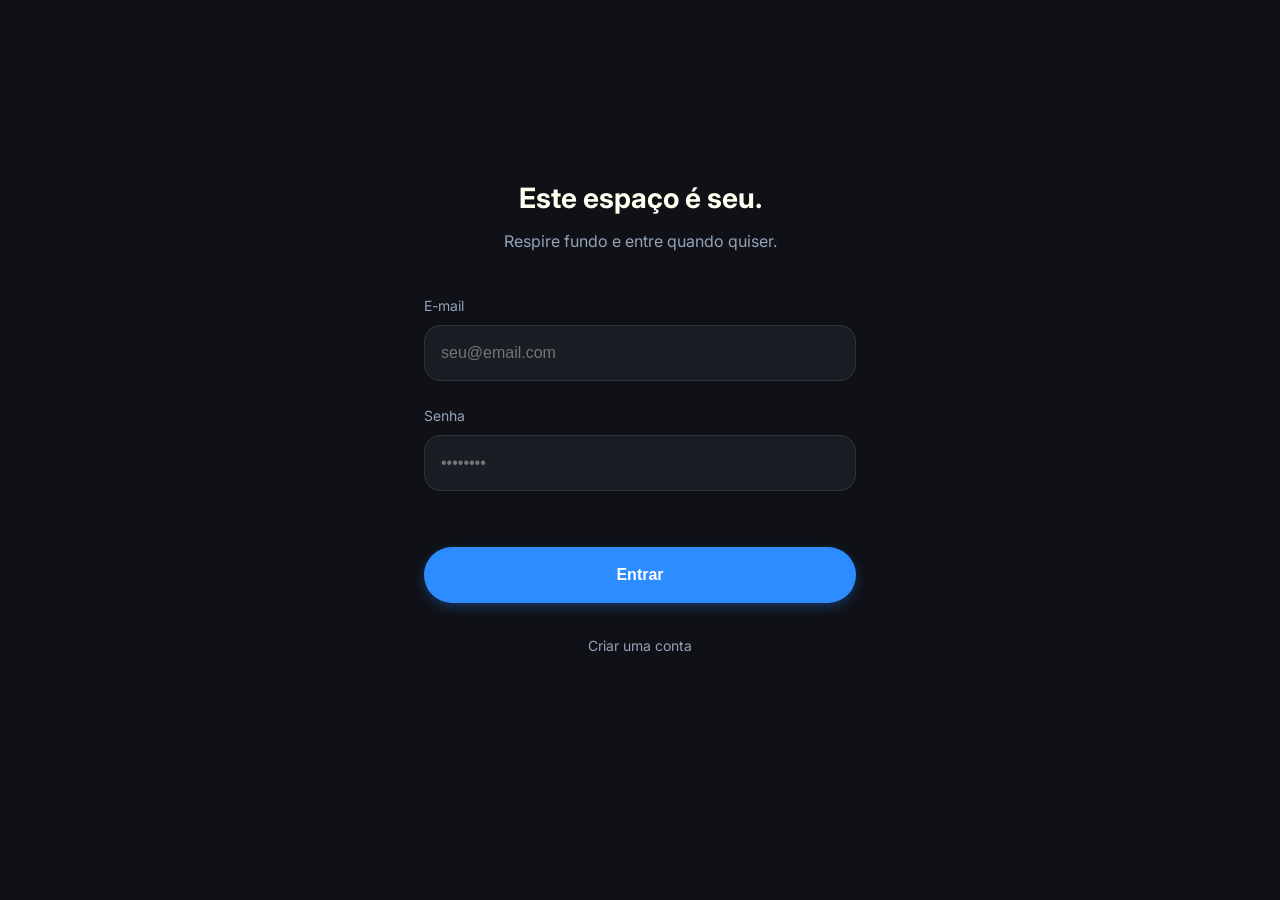
<file: src/index.html>
<!DOCTYPE html>
<html lang="pt-BR">

<head>
    <meta charset="UTF-8">
    <meta name="viewport" content="width=device-width, initial-scale=1.0">
    <title>Minha Lista Tranquila - Login</title>
    <link rel="preconnect" href="https://fonts.googleapis.com">
    <link rel="preconnect" href="https://fonts.gstatic.com" crossorigin>
    <link href="https://fonts.googleapis.com/css2?family=Inter:wght@400;600;700&display=swap" rel="stylesheet">
    <link rel="stylesheet" href="css/styles.css">
</head>

<body class="centered-view">
    <div class="container login-page">
        <div class="card">


            <h1>Este espaço é seu.</h1>
            <p class="subtitle">Respire fundo e entre quando quiser.</p>

            <form id="login-form">
                <div class="form-group">
                    <label for="email">E-mail</label>
                    <input type="email" id="email" placeholder="seu@email.com" required>
                </div>

                <div class="form-group">
                    <label for="password">Senha</label>
                    <input type="password" id="password" placeholder="••••••••" required>
                </div>

                <button type="submit" class="btn-primary">Entrar</button>
            </form>

            <a href="#" class="link-secondary">Criar uma conta</a>
        </div>
    </div>

    <script src="js/app.js"></script>
</body>

</html>
</file>
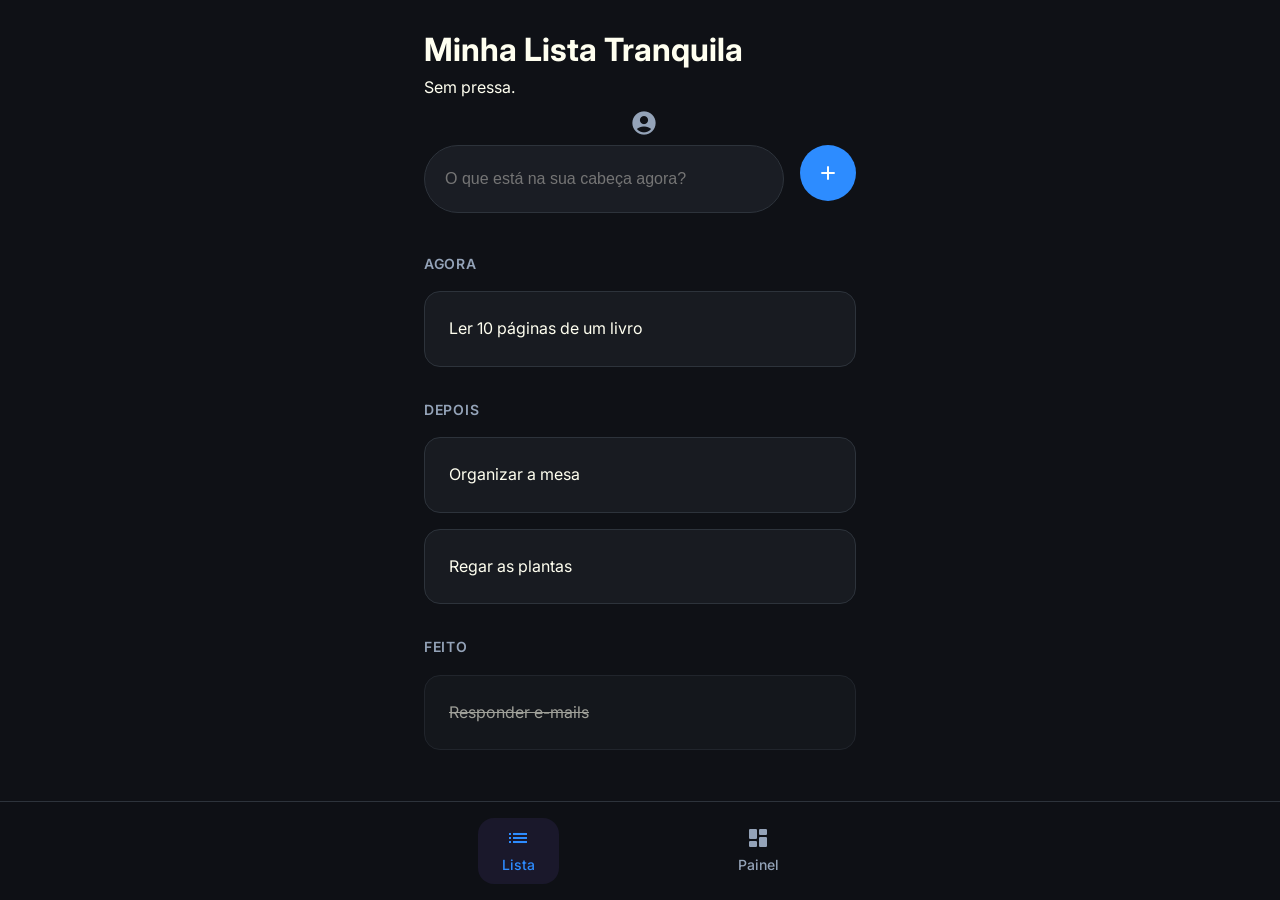
<file: src/pages/lista.html>
<!DOCTYPE html>
<html lang="pt-BR">

<head>
    <meta charset="UTF-8">
    <meta name="viewport" content="width=device-width, initial-scale=1.0">
    <title>Minha Lista Tranquila</title>
    <link rel="preconnect" href="https://fonts.googleapis.com">
    <link rel="preconnect" href="https://fonts.gstatic.com" crossorigin>
    <!-- Incluindo Material Icons para os ícones -->
    <link href="https://fonts.googleapis.com/icon?family=Material+Icons+Round" rel="stylesheet">
    <link href="https://fonts.googleapis.com/css2?family=Inter:wght@400;500;600;700&display=swap" rel="stylesheet">
    <link rel="stylesheet" href="../css/styles.css">
</head>

<body>
    <div class="container">

        <div class="header-content">
            <h1>Minha Lista Tranquila</h1>
            <p id="header-subtitle">Sem pressa.</p>
        </div>
        <a href="perfil.html" class="profile-icon-link" aria-label="Perfil">
            <span class="material-icons-round" style="font-size: 28px;">account_circle</span>
        </a>
        </header>

        <div class="input-area">
            <div class="input-wrapper">
                <input type="text" id="new-item-input" class="input-main" placeholder="O que está na sua cabeça agora?">
            </div>
            <button id="add-btn" class="btn-add" aria-label="Adicionar">
                <span class="material-icons-round">add</span>
            </button>
        </div>

        <main>
            <!-- Estado Vazio (Oculto por padrão) -->
            <div id="empty-state"
                style="display: none; text-align: center; margin-top: 48px; color: var(--text-secondary);">
                <span class="material-icons-round"
                    style="font-size: 48px; opacity: 0.2; margin-bottom: 16px;">spa</span>
                <p>Tudo silencioso por enquanto.</p>
            </div>

            <!-- Seção Agora -->
            <h2 class="section-title">Agora</h2>
            <div class="list-group" id="list-now">
                <!-- Mock Item -->
                <div class="list-item">Ler 10 páginas de um livro</div>
            </div>

            <!-- Seção Depois -->
            <h2 class="section-title">Depois</h2>
            <div class="list-group" id="list-later">
                <div class="list-item">Organizar a mesa</div>
                <div class="list-item">Regar as plantas</div>
            </div>

            <!-- Seção Feito -->
            <h2 class="section-title">Feito</h2>
            <div class="list-group" id="list-done">
                <div class="list-item" style="opacity: 0.6; text-decoration: line-through;">Responder e-mails</div>
            </div>
        </main>

    </div>

    <!-- Navegação Inferior -->
    <nav class="bottom-nav">
        <div class="nav-content">
            <a href="lista.html" class="nav-item active">
                <span class="material-icons-round">list</span>
                <span>Lista</span>
            </a>
            <a href="painel.html" class="nav-item">
                <span class="material-icons-round">dashboard</span>
                <span>Painel</span>
            </a>
        </div>
    </nav>

    <script src="../js/app.js"></script>
</body>

</html>
</file>
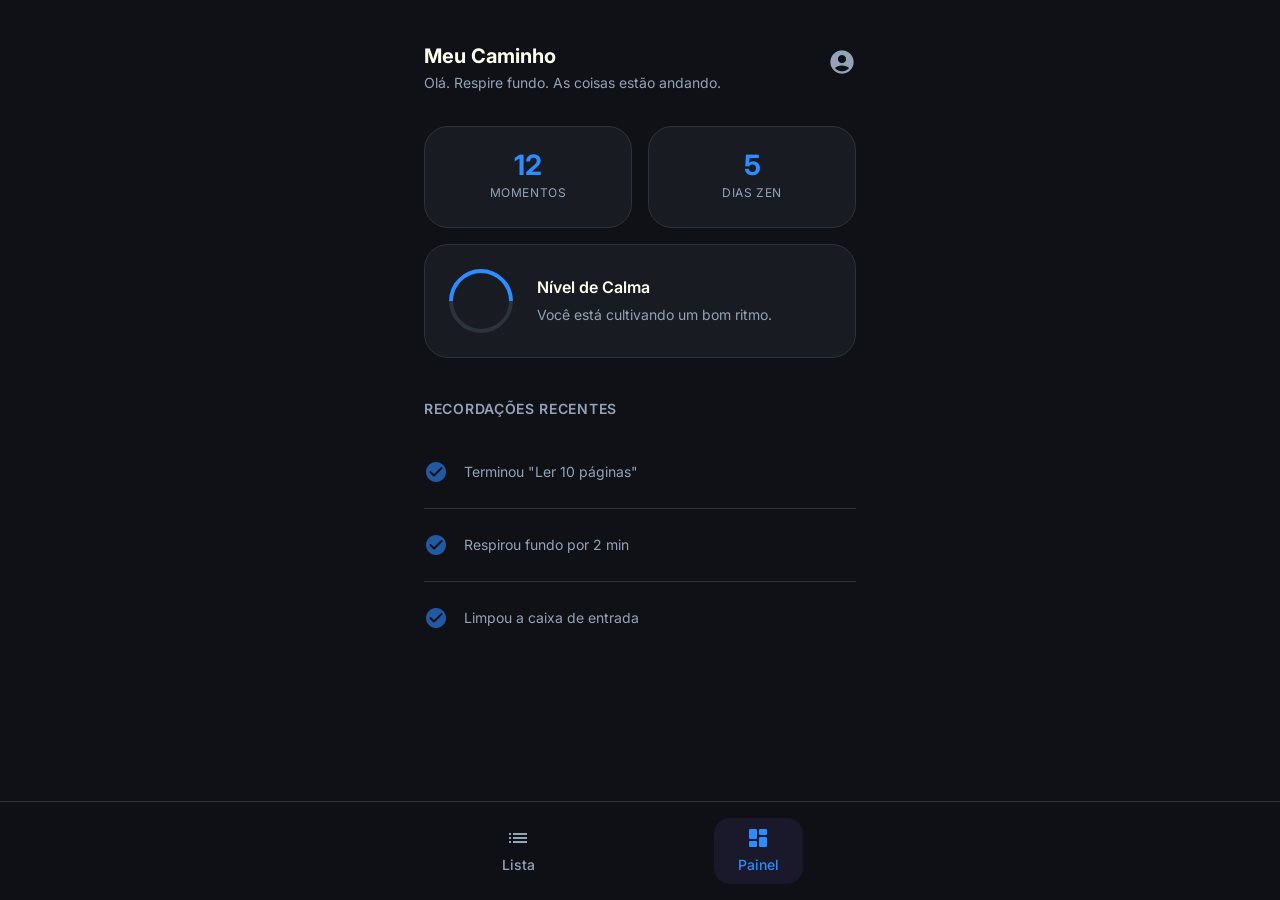
<file: src/pages/painel.html>
<!DOCTYPE html>
<html lang="pt-BR">

<head>
    <meta charset="UTF-8">
    <meta name="viewport" content="width=device-width, initial-scale=1.0">
    <title>Painel - Minha Lista Tranquila</title>
    <link rel="preconnect" href="https://fonts.googleapis.com">
    <link rel="preconnect" href="https://fonts.gstatic.com" crossorigin>
    <link href="https://fonts.googleapis.com/icon?family=Material+Icons+Round" rel="stylesheet">
    <link href="https://fonts.googleapis.com/css2?family=Inter:wght@400;500;600;700&display=swap" rel="stylesheet">
    <link rel="stylesheet" href="../css/styles.css">
</head>

<body>
    <div class="container">

        <header>
            <div class="header-content">
                <h1>Meu Caminho</h1>
                <p id="painel-subtitle">Olá. Respire fundo. As coisas estão andando.</p>
            </div>
            <a href="perfil.html" class="profile-icon-link" aria-label="Perfil">
                <span class="material-icons-round" style="font-size: 28px;">account_circle</span>
            </a>
        </header>

        <!-- Estatísticas Rápidas -->
        <div class="dashboard-grid">
            <div class="stat-card">
                <span class="stat-value">12</span>
                <span class="stat-label">Momentos</span>
            </div>
            <div class="stat-card">
                <span class="stat-value">5</span>
                <span class="stat-label">Dias Zen</span>
            </div>
        </div>

        <!-- Progresso Visual -->
        <div class="progress-card">
            <div class="progress-circle"></div>
            <div class="progress-info">
                <div class="progress-title">Nível de Calma</div>
                <div class="progress-desc">Você está cultivando um bom ritmo.</div>
            </div>
        </div>

        <!-- Recordações Recentes -->
        <section class="memories-section">
            <h2 class="section-title">Recordações recentes</h2>

            <div class="memory-item">
                <span class="material-icons-round memory-icon">check_circle</span>
                <span>Terminou "Ler 10 páginas"</span>
            </div>
            <div class="memory-item">
                <span class="material-icons-round memory-icon">check_circle</span>
                <span>Respirou fundo por 2 min</span>
            </div>
            <div class="memory-item">
                <span class="material-icons-round memory-icon">check_circle</span>
                <span>Limpou a caixa de entrada</span>
            </div>
        </section>

    </div>

    <!-- Navegação Inferior -->
    <nav class="bottom-nav">
        <div class="nav-content">
            <a href="lista.html" class="nav-item">
                <span class="material-icons-round">list</span>
                <span>Lista</span>
            </a>
            <a href="painel.html" class="nav-item active">
                <span class="material-icons-round">dashboard</span>
                <span>Painel</span>
            </a>
        </div>
    </nav>

    <script src="../js/app.js"></script>
</body>

</html>
</file>
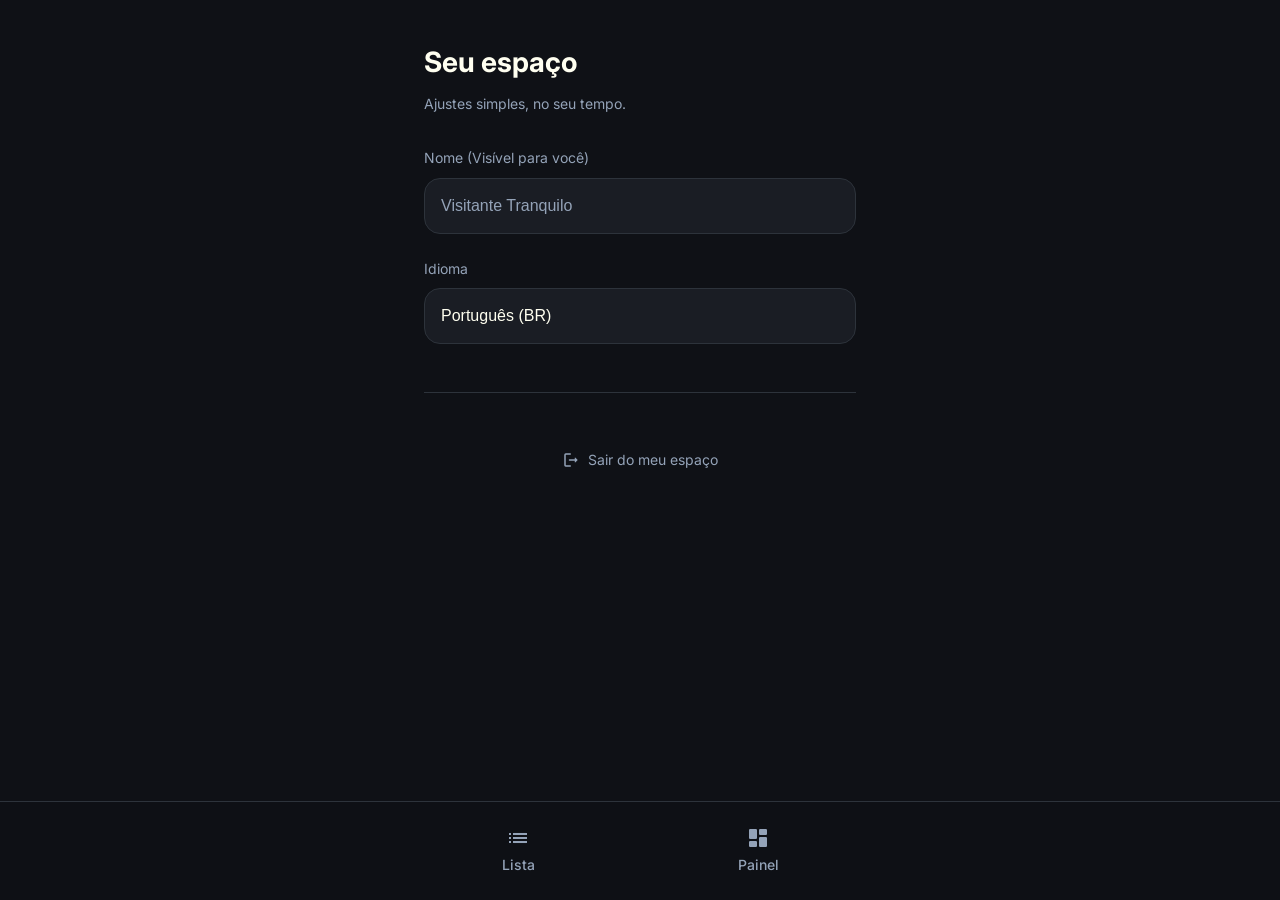
<file: src/pages/perfil.html>
<!DOCTYPE html>
<html lang="pt-BR">

<head>
    <meta charset="UTF-8">
    <meta name="viewport" content="width=device-width, initial-scale=1.0">
    <title>Perfil - Minha Lista Tranquila</title>
    <link rel="preconnect" href="https://fonts.googleapis.com">
    <link rel="preconnect" href="https://fonts.gstatic.com" crossorigin>
    <link href="https://fonts.googleapis.com/icon?family=Material+Icons+Round" rel="stylesheet">
    <link href="https://fonts.googleapis.com/css2?family=Inter:wght@400;500;600;700&display=swap" rel="stylesheet">
    <link rel="stylesheet" href="../css/styles.css">
</head>

<body class="login-page">
    <!-- Reusing login-page utility for specific button/input tweaks if needed, or stick to default and use classes -->
    <div class="container">

        <header>
            <div class="header-content">
                <h1>Seu espaço</h1>
                <p>Ajustes simples, no seu tempo.</p>
            </div>
            <!-- No profile icon here since we are here -->
        </header>

        <form onsubmit="return false;">
            <div class="form-group">
                <label for="name">Nome (Visível para você)</label>
                <input type="text" id="name" class="input-main" value="Visitante Tranquilo" readonly
                    style="color: var(--text-secondary); cursor: default;">
            </div>

            <div class="form-group">
                <label for="language">Idioma</label>
                <input type="text" id="language" class="input-main" value="Português (BR)" readonly
                    style="cursor: default;">
            </div>
        </form>

        <div style="margin-top: 48px; border-top: 1px solid var(--border-color); padding-top: 24px;">
            <a href="../index.html" class="link-secondary"
                style="text-align: center; color: var(--text-secondary); font-size: 14px; text-decoration: none; display: flex; align-items: center; justify-content: center; gap: 8px;">
                <span class="material-icons-round" style="font-size: 18px;">logout</span>
                Sair do meu espaço
            </a>
        </div>

    </div>

    <!-- Navegação Inferior (Para voltar facilmente) -->
    <nav class="bottom-nav">
        <div class="nav-content">
            <a href="lista.html" class="nav-item">
                <span class="material-icons-round">list</span>
                <span>Lista</span>
            </a>
            <a href="painel.html" class="nav-item">
                <span class="material-icons-round">dashboard</span>
                <span>Painel</span>
            </a>
        </div>
    </nav>
</body>

</html>
</file>
<file: src/css/styles.css>
:root {
    /* Cores - Palette Refinada (Source: Stitch PNGs) */
    --bg-color: #0F1116;
    /* Darker Navy/Black */
    --card-bg: #181B21;
    /* Slightly lighter card */
    --text-primary: #FFFFF0;
    --text-secondary: #94A3B8;
    --primary-color: #2D8CFF;
    /* Bright Blue */
    --primary-hover: #1A73E8;
    --border-color: #2D333B;
    --nav-bg: rgba(15, 17, 22, 0.85);

    /* Espaçamento */
    --spacing-xs: 8px;
    --spacing-sm: 16px;
    --spacing-md: 24px;
    --spacing-lg: 32px;
    --spacing-xl: 40px;
    /* Adjusted slightly */

    /* Bordas */
    --radius-sm: 8px;
    --radius-md: 16px;
    /* Rounder inputs/cards */
    --radius-lg: 24px;
    /* Big card radius */
    --radius-full: 9999px;

    /* Tipografia */
    --font-family: 'Inter', -apple-system, sans-serif;
    --font-size-xs: 12px;
    --font-size-sm: 14px;
    --font-size-md: 16px;
    --font-size-lg: 20px;
    --font-size-xl: 28px;
    /* Slightly tighter H1 */
}

* {
    margin: 0;
    padding: 0;
    box-sizing: border-box;
}

body {
    background-color: var(--bg-color);
    color: var(--text-primary);
    font-family: var(--font-family);
    -webkit-font-smoothing: antialiased;
    line-height: 1.6;
    min-height: 100vh;
    display: flex;
    flex-direction: column;
}

/* Centering utility for Login ONLY */
body.centered-view {
    justify-content: center;
    align-items: center;
}

/* Container Principal */
.container {
    width: 100%;
    max-width: 480px;
    /* Mobile-first, mas limitado em telas grandes */
    padding: var(--spacing-md);
    margin: 0 auto;
    padding-bottom: 90px;
    /* Espaço para a nav fixa */
}

/* Base Card (Login/Mobile Container) */
.card {
    background-color: transparent;
    /* Cleaner mobile look */
    border: none;
    padding: var(--spacing-lg) 0;
    /* Remove side padding for full mobile width feel, keep vertical */
    text-align: center;
    box-shadow: none;
}

/* On larger screens, we might want the card back, but strictly mobile-first as per instructions implies full width flow.
   The 'login.png' shows content floating on dark bg. */

/* Header (Lista & Painel) */
/* Header (Lista, Painel & Perfil) */
header {
    margin-bottom: var(--spacing-lg);
    padding-top: var(--spacing-sm);
    display: flex;
    justify-content: space-between;
    align-items: flex-start;
}

.header-content {
    text-align: left;
}

.profile-icon-link {
    color: var(--text-secondary);
    transition: all 0.2s;
    padding: 8px;
    /* Touch target */
    margin-right: -8px;
    /* Optical alignment */
    display: flex;
    align-items: center;
    justify-content: center;
    text-decoration: none;
    /* Silencing: No link decoration */
    border-radius: 50%;
    /* Silencing: Round hover shape */
}

.profile-icon-link:hover {
    color: var(--text-primary);
    background-color: rgba(255, 255, 255, 0.05);
    /* Silencing: Very subtle bg */
}

.profile-icon-link:focus-visible {
    outline: 1px solid var(--text-secondary);
    /* Silencing: Discreet focus */
    outline-offset: 2px;
}

/* Override header alignment for Login specific if needed, but 'Este espaço' looks centered.
   We'll keep h1 alignment flexible. */

header h1 {
    font-size: var(--font-size-lg);
    font-weight: 700;
    color: var(--text-primary);
}

header p {
    color: var(--text-secondary);
    font-size: var(--font-size-sm);
}

/* Input Area */
.input-area {
    display: flex;
    gap: var(--spacing-sm);
    margin-bottom: var(--spacing-xl);
}

.input-wrapper {
    flex: 1;
    position: relative;
}

.input-main {
    width: 100%;
    padding: var(--spacing-md) var(--spacing-sm);
    background-color: #1A1D24;
    /* Darker input bg */
    border: 1px solid var(--border-color);
    border-radius: var(--radius-full);
    /* Pill shape like screenshot */
    color: var(--text-primary);
    font-size: var(--font-size-md);
    transition: all 0.2s;
    padding-left: 20px;
}

.input-main:focus {
    outline: none;
    border-color: var(--primary-color);
}

.btn-add {
    width: 56px;
    height: 56px;
    border-radius: var(--radius-full);
    background-color: var(--primary-color);
    color: #fff;
    border: none;
    display: flex;
    align-items: center;
    justify-content: center;
    cursor: pointer;
    transition: background-color 0.2s;
    flex-shrink: 0;
}

.btn-add:hover {
    background-color: var(--primary-hover);
}

/* Seções da Lista */
.section-title {
    color: var(--text-secondary);
    font-size: var(--font-size-sm);
    font-weight: 600;
    text-transform: uppercase;
    letter-spacing: 0.05em;
    margin-bottom: var(--spacing-sm);
    margin-top: var(--spacing-lg);
}

.section-title:first-child {
    margin-top: 0;
}

.list-group {
    display: flex;
    flex-direction: column;
    gap: var(--spacing-sm);
}

.list-item {
    background-color: var(--card-bg);
    padding: var(--spacing-md);
    border-radius: var(--radius-md);
    border: 1px solid var(--border-color);
    font-size: var(--font-size-md);
    color: var(--text-primary);
    transition: transform 0.1s;
}

.list-item:active {
    transform: scale(0.99);
}

/* Bottom Navigation */
.bottom-nav {
    position: fixed;
    bottom: 0;
    left: 0;
    width: 100%;
    background-color: var(--nav-bg);
    backdrop-filter: blur(10px);
    border-top: 1px solid var(--border-color);
    display: flex;
    justify-content: center;
    padding: var(--spacing-sm) 0;
    z-index: 100;
}

.nav-content {
    display: flex;
    width: 100%;
    max-width: 480px;
    justify-content: space-around;
}

.nav-item {
    color: var(--text-secondary);
    text-decoration: none;
    font-size: var(--font-size-sm);
    font-weight: 500;
    display: flex;
    flex-direction: column;
    align-items: center;
    gap: 4px;
    padding: var(--spacing-xs) var(--spacing-md);
    border-radius: var(--radius-md);
    transition: all 0.2s;
}

.nav-item.active {
    color: var(--primary-color);
    background-color: rgba(130, 87, 229, 0.1);
}

.nav-item:hover {
    color: var(--text-primary);
}


/* Dashboard / Painel */
.dashboard-grid {
    display: grid;
    grid-template-columns: 1fr 1fr;
    gap: var(--spacing-sm);
    margin-bottom: var(--spacing-sm);
}

.stat-card {
    background-color: var(--card-bg);
    padding: var(--spacing-md);
    border-radius: var(--radius-lg);
    border: 1px solid var(--border-color);
    text-align: center;
    display: flex;
    flex-direction: column;
    align-items: center;
    justify-content: center;
}

.stat-value {
    font-size: var(--font-size-xl);
    font-weight: 700;
    color: var(--primary-color);
    line-height: 1;
    margin-bottom: 4px;
}

.stat-label {
    font-size: var(--font-size-xs);
    color: var(--text-secondary);
    text-transform: uppercase;
    letter-spacing: 0.05em;
}

.progress-card {
    background-color: var(--card-bg);
    padding: var(--spacing-md);
    border-radius: var(--radius-lg);
    border: 1px solid var(--border-color);
    margin-bottom: var(--spacing-xl);
    display: flex;
    align-items: center;
    gap: var(--spacing-md);
}

.progress-circle {
    width: 64px;
    height: 64px;
    border-radius: 50%;
    border: 4px solid var(--border-color);
    border-top-color: var(--primary-color);
    border-left-color: var(--primary-color);
    transform: rotate(45deg);
    /* Mock 75% */
    /* This is a simple visual hack for a spinner/progress without SVG complex logic for now */
}

.progress-info {
    flex: 1;
}

.progress-title {
    font-size: var(--font-size-md);
    font-weight: 600;
    color: var(--text-primary);
    margin-bottom: 4px;
}

.progress-desc {
    font-size: var(--font-size-sm);
    color: var(--text-secondary);
}

.memories-section {
    margin-bottom: var(--spacing-xl);
}

.memory-item {
    background-color: transparent;
    border-bottom: 1px solid var(--border-color);
    padding: var(--spacing-md) 0;
    color: var(--text-secondary);
    font-size: var(--font-size-sm);
    display: flex;
    align-items: center;
    gap: var(--spacing-sm);
}

.memory-item:last-child {
    border-bottom: none;
}

.memory-icon {
    color: var(--primary-color);
    opacity: 0.6;
}

/* Utility for Login Page (keeps it working) */
.login-page h1 {
    font-size: var(--font-size-xl);
    margin-bottom: var(--spacing-xs);
}

.login-page .subtitle {
    color: var(--text-secondary);
    font-size: var(--font-size-md);
    margin-bottom: var(--spacing-xl);
}

.login-page .form-group {
    margin-bottom: var(--spacing-md);
    text-align: left;
}

.login-page label {
    display: block;
    font-size: var(--font-size-sm);
    color: var(--text-secondary);
    margin-bottom: var(--spacing-xs);
}


.login-page input {
    width: 100%;
    padding: var(--spacing-sm);
    background-color: #1A1D24;
    /* Distinct dark field */
    border: 1px solid var(--border-color);
    border-radius: var(--radius-md);
    /* Not full pill for form inputs usually, but screenshot has rounded */
    color: var(--text-primary);
    font-size: var(--font-size-md);
    height: 56px;
    /* Taller touch targets */
}

.login-page input:focus {
    outline: none;
    border-color: var(--primary-color);
    background-color: #20242D;
}

.login-page .btn-primary {
    width: 100%;
    height: 56px;
    background-color: var(--primary-color);
    color: #fff;
    border: none;
    border-radius: var(--radius-full);
    /* Pill button */
    font-size: var(--font-size-md);
    font-weight: 600;
    cursor: pointer;
    margin-top: var(--spacing-lg);
    box-shadow: 0 4px 12px rgba(45, 140, 255, 0.3);
    /* Blue glow */
}

.login-page .link-secondary {
    display: block;
    margin-top: var(--spacing-lg);
    color: var(--text-secondary);
    text-decoration: none;
    font-size: var(--font-size-sm);
}
</file>
